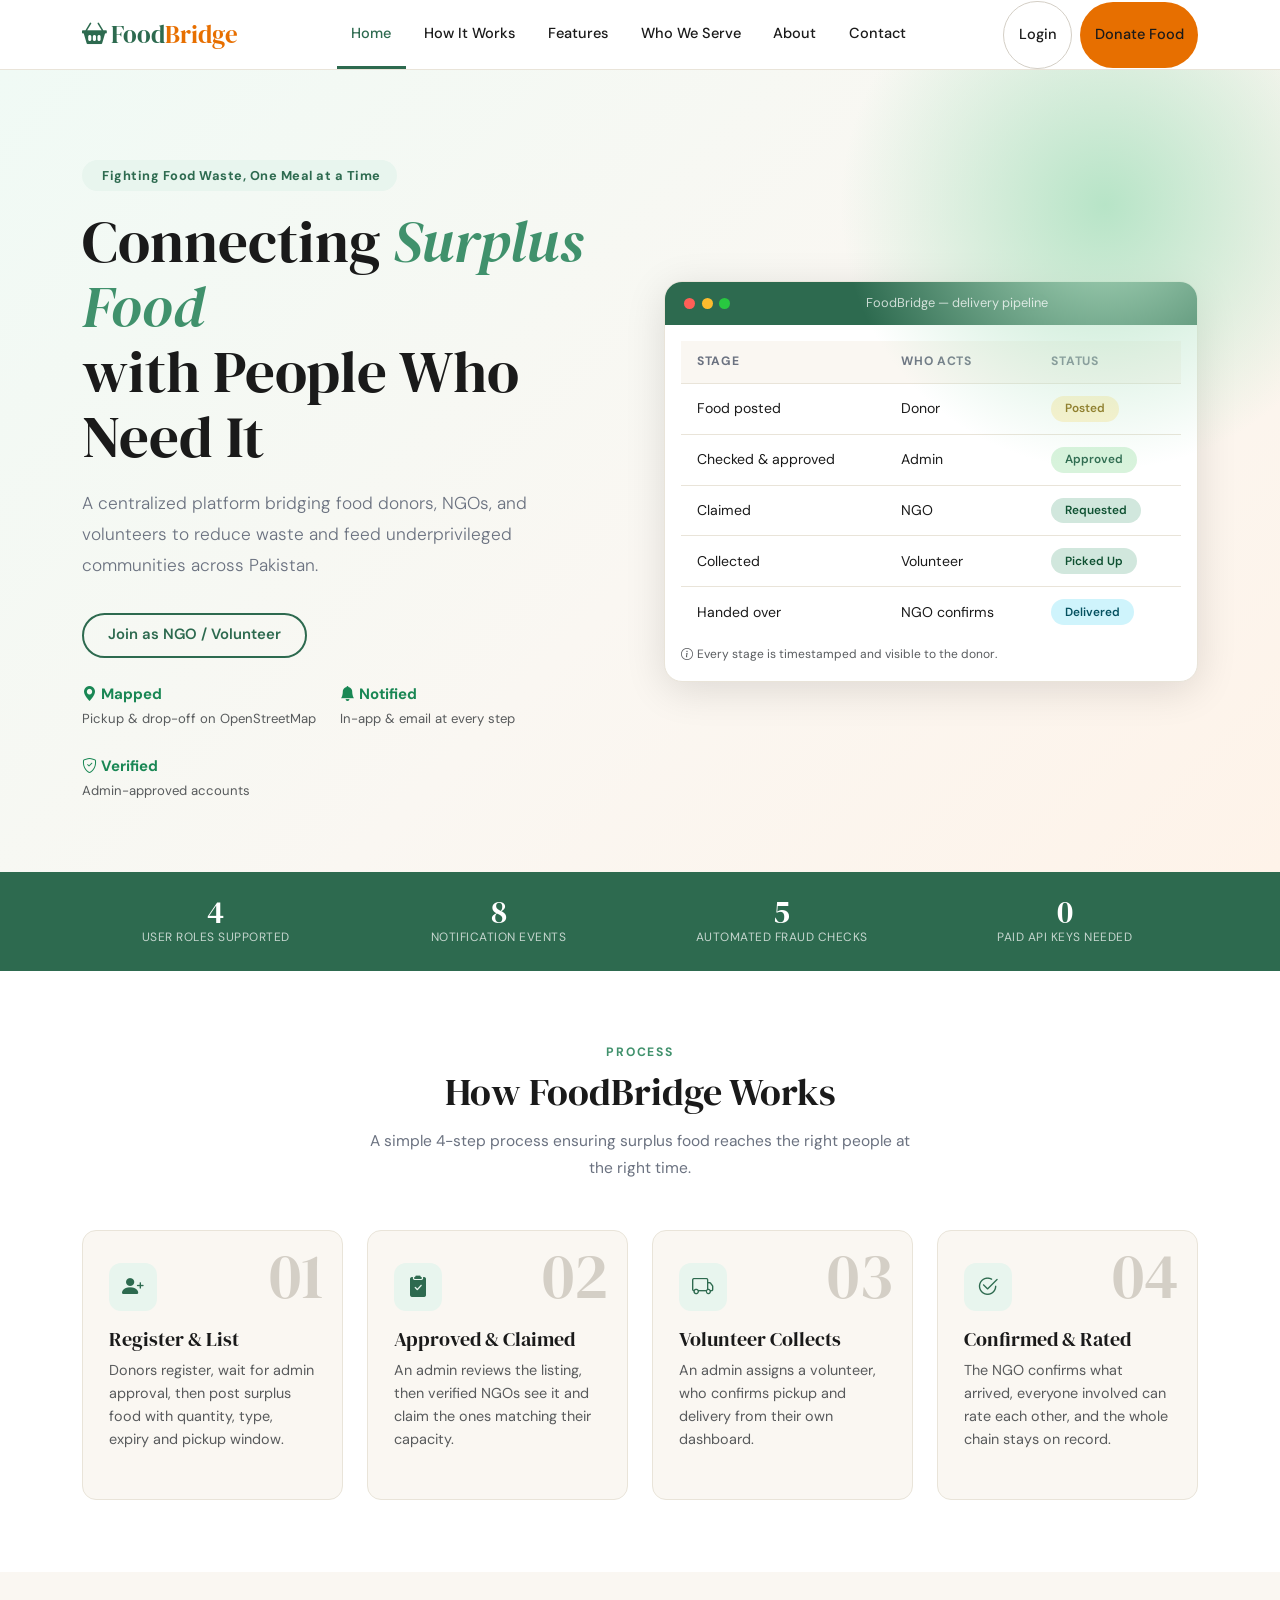
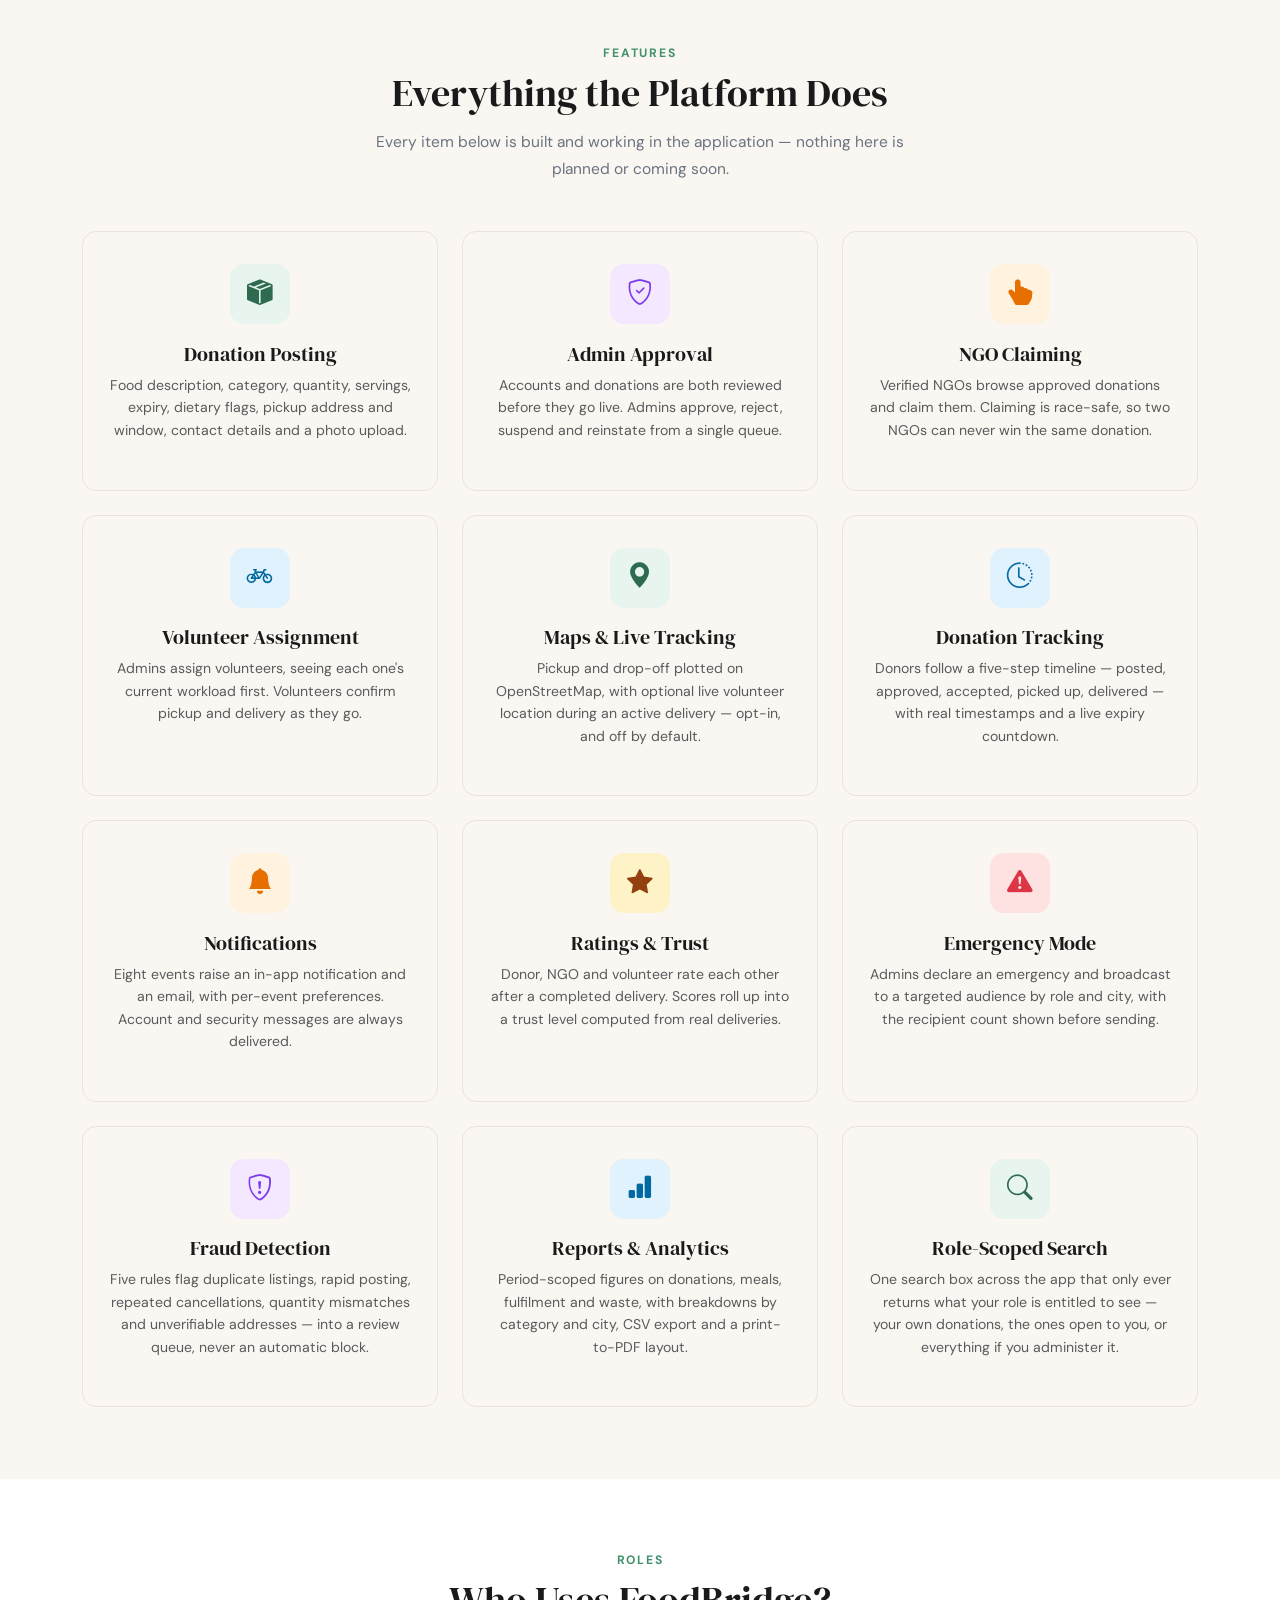
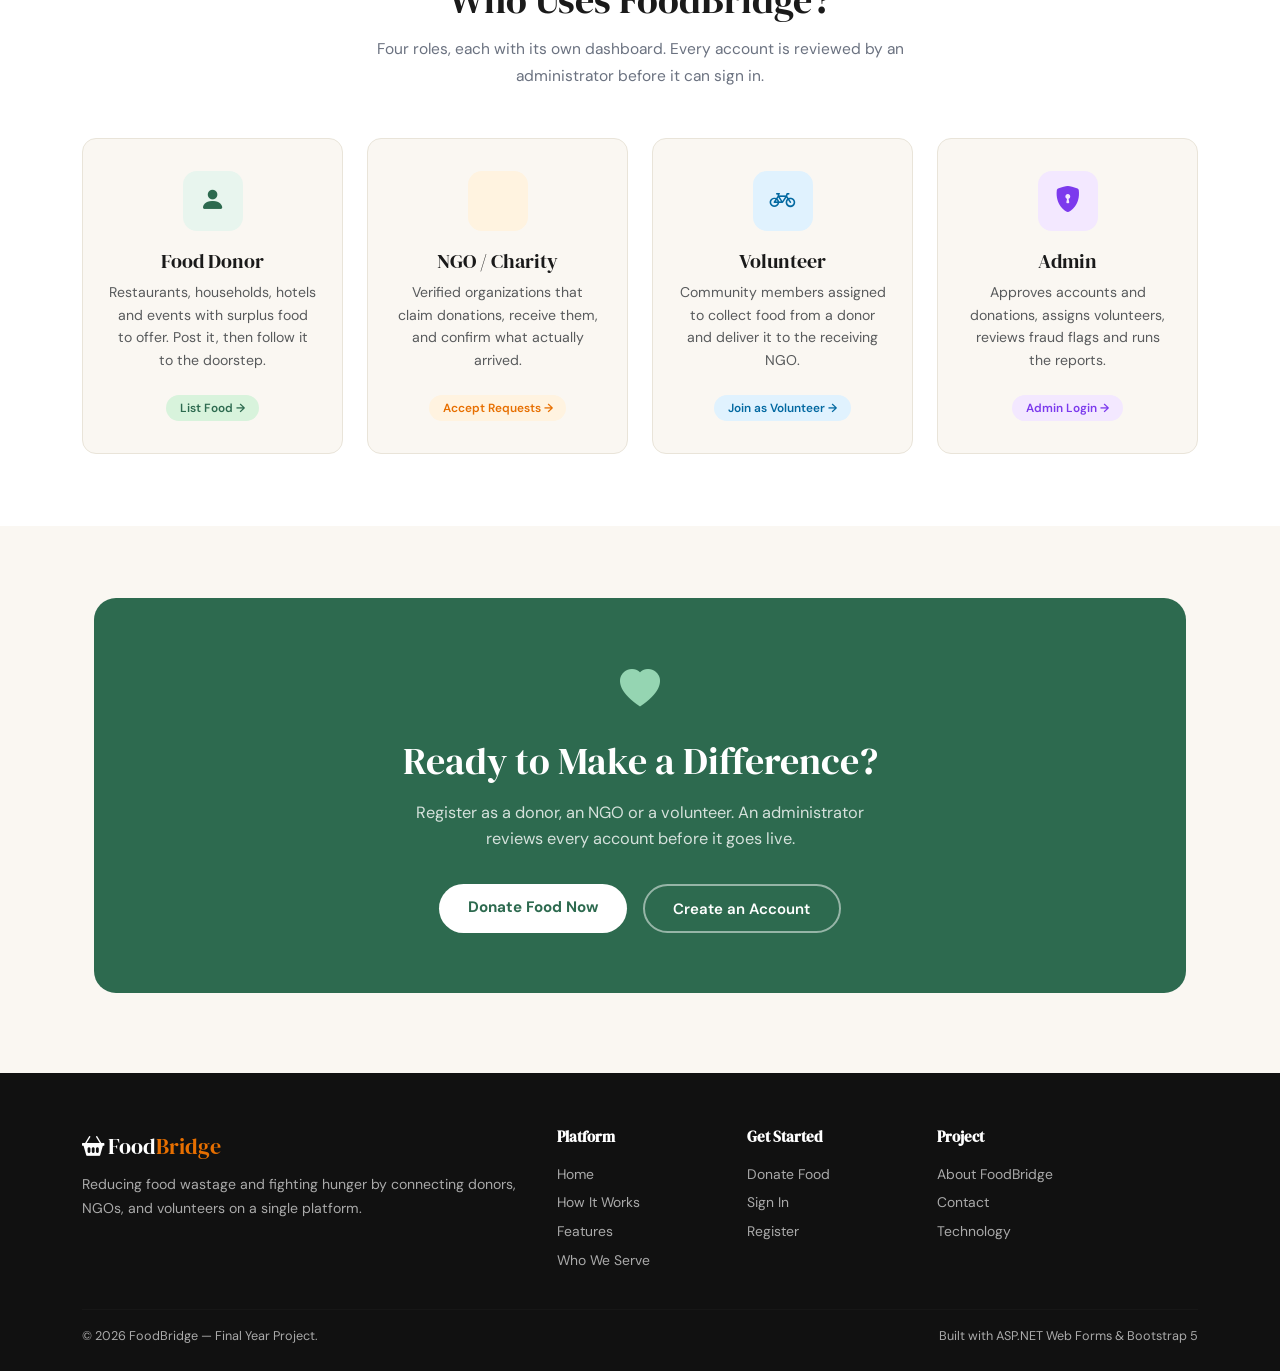
<file: index.html>
<!DOCTYPE html>
<html lang="en">
<head>
  <meta charset="UTF-8"/>
  <meta name="viewport" content="width=device-width,initial-scale=1"/>
  <title>FoodBridge – Leftover Food Management System</title>
  <meta name="description" content="FoodBridge connects food donors, NGOs and volunteers to redistribute surplus food before it is wasted."/>
  <link href="https://cdn.jsdelivr.net/npm/bootstrap@5.3.3/dist/css/bootstrap.min.css" rel="stylesheet"/>
  <link href="https://cdn.jsdelivr.net/npm/bootstrap-icons@1.11.3/font/bootstrap-icons.min.css" rel="stylesheet"/>
  <!-- This file sits at the application root, so assets are addressed from
       here — not "../assets/…", which resolved above the root and left the
       page completely unstyled. -->
  <link href="assets/css/style.css" rel="stylesheet"/>
</head>
<body>

<!-- NAVBAR -->
<nav class="navbar navbar-expand-lg fb-navbar">
  <div class="container">
    <a class="navbar-brand" href="index.html"><i class="bi bi-basket2-fill me-1"></i>Food<span>Bridge</span></a>
    <button class="navbar-toggler border-0" type="button" data-bs-toggle="collapse" data-bs-target="#nav">
      <span class="navbar-toggler-icon"></span>
    </button>
    <div class="collapse navbar-collapse" id="nav">
      <ul class="navbar-nav mx-auto gap-1">
        <li class="nav-item"><a class="nav-link active" href="index.html">Home</a></li>
        <li class="nav-item"><a class="nav-link" href="#how">How It Works</a></li>
        <li class="nav-item"><a class="nav-link" href="#features">Features</a></li>
        <li class="nav-item"><a class="nav-link" href="#roles">Who We Serve</a></li>
        <li class="nav-item"><a class="nav-link" href="about.html">About</a></li>
        <li class="nav-item"><a class="nav-link" href="about.html#contact">Contact</a></li>
      </ul>
      <div class="d-flex align-items-center gap-2">
        <a href="login.aspx" class="nav-link btn-nav-login">Login</a>
        <a href="Donor/donate-form.aspx" class="nav-link btn-nav-donate">Donate Food</a>
      </div>
    </div>
  </div>
</nav>

<!-- HERO -->
<section class="hero-section">
  <div class="container">
    <div class="row align-items-center g-5">
      <div class="col-lg-6">
        <div class="hero-badge"><i class="bi bi-leaf-fill me-1"></i>Fighting Food Waste, One Meal at a Time</div>
        <h1>Connecting <em>Surplus Food</em><br>with People Who Need It</h1>
        <p class="lead">A centralized platform bridging food donors, NGOs, and volunteers to reduce waste and feed underprivileged communities across Pakistan.</p>
        <div class="d-flex flex-wrap gap-3">
          
          <a href="login.aspx" class="btn-outline-green">Join as NGO / Volunteer</a>
        </div>

        <!-- The three counters that used to sit here ("12,400+ meals",
             "340+ donors", "85 NGO partners") were invented, and this is a
             static file that cannot query the database to replace them with
             real ones. These say what the platform does instead, which is
             true whether it has run once or a thousand times. -->
        <div class="d-flex flex-wrap gap-4 mt-4">
          <div><span class="fw-bold text-success"><i class="bi bi-geo-alt-fill me-1"></i>Mapped</span><br><small class="text-muted">Pickup &amp; drop-off on OpenStreetMap</small></div>
          <div><span class="fw-bold text-success"><i class="bi bi-bell-fill me-1"></i>Notified</span><br><small class="text-muted">In-app &amp; email at every step</small></div>
          <div><span class="fw-bold text-success"><i class="bi bi-shield-check me-1"></i>Verified</span><br><small class="text-muted">Admin-approved accounts</small></div>
        </div>
      </div>

      <div class="col-lg-6">
        <!-- Interface illustration. Deliberately shows the delivery pipeline
             rather than invented donor names and metrics. -->
        <div class="dash-preview">
          <div class="dash-preview-bar">
            <div class="dash-dot" style="background:#ff5f57"></div>
            <div class="dash-dot" style="background:#febc2e"></div>
            <div class="dash-dot" style="background:#28c840"></div>
            <span class="text-white opacity-75 ms-auto me-auto" style="font-size:.8rem">FoodBridge — delivery pipeline</span>
          </div>
          <div class="p-3">
            <div class="table-responsive" style="font-size:.82rem">
              <table class="fb-table">
                <thead><tr><th class="ps-3">Stage</th><th>Who acts</th><th>Status</th></tr></thead>
                <tbody>
                  <tr><td class="ps-3">Food posted</td><td>Donor</td><td><span class="badge-status badge-pending">Posted</span></td></tr>
                  <tr><td class="ps-3">Checked &amp; approved</td><td>Admin</td><td><span class="badge-status badge-verified">Approved</span></td></tr>
                  <tr><td class="ps-3">Claimed</td><td>NGO</td><td><span class="badge-status badge-accepted">Requested</span></td></tr>
                  <tr><td class="ps-3">Collected</td><td>Volunteer</td><td><span class="badge-status badge-accepted">Picked Up</span></td></tr>
                  <tr><td class="ps-3">Handed over</td><td>NGO confirms</td><td><span class="badge-status badge-delivered">Delivered</span></td></tr>
                </tbody>
              </table>
            </div>
            <div class="text-muted mt-2" style="font-size:.75rem">
              <i class="bi bi-info-circle me-1"></i>Every stage is timestamped and visible to the donor.
            </div>
          </div>
        </div>
      </div>
    </div>
  </div>
</section>

<!-- CAPABILITY STRIP -->
<!-- Was four invented totals. These four are properties of the build itself,
     so they are checkable rather than claimed. -->
<div class="stats-strip">
  <div class="container">
    <div class="row text-center g-3">
      <div class="col-6 col-md-3"><div class="s-num">4</div><div class="s-lbl">User Roles Supported</div></div>
      <div class="col-6 col-md-3"><div class="s-num">8</div><div class="s-lbl">Notification Events</div></div>
      <div class="col-6 col-md-3"><div class="s-num">5</div><div class="s-lbl">Automated Fraud Checks</div></div>
      <div class="col-6 col-md-3"><div class="s-num">0</div><div class="s-lbl">Paid API Keys Needed</div></div>
    </div>
  </div>
</div>

<!-- HOW IT WORKS -->
<section id="how" style="padding:72px 0;background:var(--white)">
  <div class="container">
    <div class="text-center mb-5">
      <span class="section-tag">Process</span>
      <h2 class="section-title">How FoodBridge Works</h2>
      <p class="section-sub mx-auto text-center">A simple 4-step process ensuring surplus food reaches the right people at the right time.</p>
    </div>
    <div class="row g-4">
      <div class="col-sm-6 col-lg-3">
        <div class="step-card h-100"><span class="step-num">01</span>
          <div class="step-icon"><i class="bi bi-person-plus-fill"></i></div>
          <h5>Register &amp; List</h5><p class="text-muted" style="font-size:.9rem">Donors register, wait for admin approval, then post surplus food with quantity, type, expiry and pickup window.</p>
        </div>
      </div>
      <div class="col-sm-6 col-lg-3">
        <div class="step-card h-100"><span class="step-num">02</span>
          <div class="step-icon"><i class="bi bi-clipboard2-check-fill"></i></div>
          <h5>Approved &amp; Claimed</h5><p class="text-muted" style="font-size:.9rem">An admin reviews the listing, then verified NGOs see it and claim the ones matching their capacity.</p>
        </div>
      </div>
      <div class="col-sm-6 col-lg-3">
        <div class="step-card h-100"><span class="step-num">03</span>
          <div class="step-icon"><i class="bi bi-truck"></i></div>
          <h5>Volunteer Collects</h5><p class="text-muted" style="font-size:.9rem">An admin assigns a volunteer, who confirms pickup and delivery from their own dashboard.</p>
        </div>
      </div>
      <div class="col-sm-6 col-lg-3">
        <div class="step-card h-100"><span class="step-num">04</span>
          <div class="step-icon"><i class="bi bi-check2-circle"></i></div>
          <h5>Confirmed &amp; Rated</h5><p class="text-muted" style="font-size:.9rem">The NGO confirms what arrived, everyone involved can rate each other, and the whole chain stays on record.</p>
        </div>
      </div>
    </div>
  </div>
</section>

<!-- FEATURES -->
<section id="features" style="padding:72px 0">
  <div class="container">
    <div class="text-center mb-5">
      <span class="section-tag">Features</span>
      <h2 class="section-title">Everything the Platform Does</h2>
      <p class="section-sub mx-auto text-center">Every item below is built and working in the application — nothing here is planned or coming soon.</p>
    </div>

    <div class="row g-4">
      <div class="col-md-6 col-lg-4">
        <div class="role-card h-100">
          <div class="role-icon" style="background:#e8f5ee;color:var(--green)"><i class="bi bi-box-seam-fill"></i></div>
          <h5>Donation Posting</h5>
          <p class="text-muted" style="font-size:.88rem">Food description, category, quantity, servings, expiry, dietary flags, pickup address and window, contact details and a photo upload.</p>
        </div>
      </div>
      <div class="col-md-6 col-lg-4">
        <div class="role-card h-100">
          <div class="role-icon" style="background:var(--purple-light);color:var(--purple)"><i class="bi bi-shield-check"></i></div>
          <h5>Admin Approval</h5>
          <p class="text-muted" style="font-size:.88rem">Accounts and donations are both reviewed before they go live. Admins approve, reject, suspend and reinstate from a single queue.</p>
        </div>
      </div>
      <div class="col-md-6 col-lg-4">
        <div class="role-card h-100">
          <div class="role-icon" style="background:var(--amber-light);color:var(--amber)"><i class="bi bi-hand-index-thumb-fill"></i></div>
          <h5>NGO Claiming</h5>
          <p class="text-muted" style="font-size:.88rem">Verified NGOs browse approved donations and claim them. Claiming is race-safe, so two NGOs can never win the same donation.</p>
        </div>
      </div>
      <div class="col-md-6 col-lg-4">
        <div class="role-card h-100">
          <div class="role-icon" style="background:var(--blue-light);color:var(--blue)"><i class="bi bi-bicycle"></i></div>
          <h5>Volunteer Assignment</h5>
          <p class="text-muted" style="font-size:.88rem">Admins assign volunteers, seeing each one's current workload first. Volunteers confirm pickup and delivery as they go.</p>
        </div>
      </div>
      <div class="col-md-6 col-lg-4">
        <div class="role-card h-100">
          <div class="role-icon" style="background:#e8f5ee;color:var(--green)"><i class="bi bi-geo-alt-fill"></i></div>
          <h5>Maps &amp; Live Tracking</h5>
          <p class="text-muted" style="font-size:.88rem">Pickup and drop-off plotted on OpenStreetMap, with optional live volunteer location during an active delivery — opt-in, and off by default.</p>
        </div>
      </div>
      <div class="col-md-6 col-lg-4">
        <div class="role-card h-100">
          <div class="role-icon" style="background:var(--blue-light);color:var(--blue)"><i class="bi bi-clock-history"></i></div>
          <h5>Donation Tracking</h5>
          <p class="text-muted" style="font-size:.88rem">Donors follow a five-step timeline — posted, approved, accepted, picked up, delivered — with real timestamps and a live expiry countdown.</p>
        </div>
      </div>
      <div class="col-md-6 col-lg-4">
        <div class="role-card h-100">
          <div class="role-icon" style="background:var(--amber-light);color:var(--amber)"><i class="bi bi-bell-fill"></i></div>
          <h5>Notifications</h5>
          <p class="text-muted" style="font-size:.88rem">Eight events raise an in-app notification and an email, with per-event preferences. Account and security messages are always delivered.</p>
        </div>
      </div>
      <div class="col-md-6 col-lg-4">
        <div class="role-card h-100">
          <div class="role-icon" style="background:#fef3c7;color:#92400e"><i class="bi bi-star-fill"></i></div>
          <h5>Ratings &amp; Trust</h5>
          <p class="text-muted" style="font-size:.88rem">Donor, NGO and volunteer rate each other after a completed delivery. Scores roll up into a trust level computed from real deliveries.</p>
        </div>
      </div>
      <div class="col-md-6 col-lg-4">
        <div class="role-card h-100">
          <div class="role-icon" style="background:#fee2e2;color:var(--red)"><i class="bi bi-exclamation-triangle-fill"></i></div>
          <h5>Emergency Mode</h5>
          <p class="text-muted" style="font-size:.88rem">Admins declare an emergency and broadcast to a targeted audience by role and city, with the recipient count shown before sending.</p>
        </div>
      </div>
      <div class="col-md-6 col-lg-4">
        <div class="role-card h-100">
          <div class="role-icon" style="background:var(--purple-light);color:var(--purple)"><i class="bi bi-shield-exclamation"></i></div>
          <h5>Fraud Detection</h5>
          <p class="text-muted" style="font-size:.88rem">Five rules flag duplicate listings, rapid posting, repeated cancellations, quantity mismatches and unverifiable addresses — into a review queue, never an automatic block.</p>
        </div>
      </div>
      <div class="col-md-6 col-lg-4">
        <div class="role-card h-100">
          <div class="role-icon" style="background:var(--blue-light);color:var(--blue)"><i class="bi bi-bar-chart-fill"></i></div>
          <h5>Reports &amp; Analytics</h5>
          <p class="text-muted" style="font-size:.88rem">Period-scoped figures on donations, meals, fulfilment and waste, with breakdowns by category and city, CSV export and a print-to-PDF layout.</p>
        </div>
      </div>
      <div class="col-md-6 col-lg-4">
        <div class="role-card h-100">
          <div class="role-icon" style="background:#e8f5ee;color:var(--green)"><i class="bi bi-search"></i></div>
          <h5>Role-Scoped Search</h5>
          <p class="text-muted" style="font-size:.88rem">One search box across the app that only ever returns what your role is entitled to see — your own donations, the ones open to you, or everything if you administer it.</p>
        </div>
      </div>
    </div>
  </div>
</section>

<!-- ROLES -->
<section id="roles" style="padding:72px 0;background:var(--white)">
  <div class="container">
    <div class="text-center mb-5">
      <span class="section-tag">Roles</span>
      <h2 class="section-title">Who Uses FoodBridge?</h2>
      <p class="section-sub mx-auto text-center">Four roles, each with its own dashboard. Every account is reviewed by an administrator before it can sign in.</p>
    </div>
    <div class="row g-4">
      <div class="col-sm-6 col-lg-3">
        <div class="role-card h-100">
          <div class="role-icon" style="background:#e8f5ee;color:var(--green)"><i class="bi bi-person-fill"></i></div>
          <h5>Food Donor</h5><p class="text-muted" style="font-size:.88rem">Restaurants, households, hotels and events with surplus food to offer. Post it, then follow it to the doorstep.</p>
          <a href="Donor/donate-form.aspx" class="badge-status badge-verified mt-2 d-inline-block">List Food →</a>
        </div>
      </div>
      <div class="col-sm-6 col-lg-3">
        <div class="role-card h-100">
          <div class="role-icon" style="background:var(--amber-light);color:var(--amber)"><i class="bi bi-building-fill-heart"></i></div>
          <h5>NGO / Charity</h5><p class="text-muted" style="font-size:.88rem">Verified organizations that claim donations, receive them, and confirm what actually arrived.</p>
          <a href="login.aspx" class="badge-status badge-role-ngo mt-2 d-inline-block">Accept Requests →</a>
        </div>
      </div>
      <div class="col-sm-6 col-lg-3">
        <div class="role-card h-100">
          <div class="role-icon" style="background:var(--blue-light);color:var(--blue)"><i class="bi bi-bicycle"></i></div>
          <h5>Volunteer</h5><p class="text-muted" style="font-size:.88rem">Community members assigned to collect food from a donor and deliver it to the receiving NGO.</p>
          <a href="login.aspx" class="badge-status badge-role-vol mt-2 d-inline-block">Join as Volunteer →</a>
        </div>
      </div>
      <div class="col-sm-6 col-lg-3">
        <div class="role-card h-100">
          <div class="role-icon" style="background:var(--purple-light);color:var(--purple)"><i class="bi bi-shield-lock-fill"></i></div>
          <h5>Admin</h5><p class="text-muted" style="font-size:.88rem">Approves accounts and donations, assigns volunteers, reviews fraud flags and runs the reports.</p>
          <a href="login.aspx" class="badge-status badge-role-admin mt-2 d-inline-block">Admin Login →</a>
        </div>
      </div>
    </div>
  </div>
</section>

<!-- CTA -->
<section style="padding:72px 0 80px">
  <div class="container">
    <div class="cta-block">
      <i class="bi bi-heart-fill fs-1 mb-3 d-block" style="color:var(--green-light)"></i>
      <h2>Ready to Make a Difference?</h2>
      <p>Register as a donor, an NGO or a volunteer. An administrator reviews every account before it goes live.</p>
      <div class="d-flex justify-content-center flex-wrap gap-3">
        <a href="Donor/donate-form.aspx" class="btn-white">Donate Food Now</a>
        <a href="login.aspx" style="border:2px solid rgba(255,255,255,.5);color:#fff;border-radius:50px;padding:.65rem 1.8rem;font-weight:600;display:inline-block">Create an Account</a>
      </div>
    </div>
  </div>
</section>

<!-- FOOTER -->
<footer class="fb-footer">
  <div class="container">
    <div class="row g-4">
      <div class="col-lg-5">
        <div class="brand mb-2"><i class="bi bi-basket2-fill me-1"></i>Food<span>Bridge</span></div>
        <p style="font-size:.88rem;line-height:1.7">Reducing food wastage and fighting hunger by connecting donors, NGOs, and volunteers on a single platform.</p>
      </div>
      <div class="col-6 col-md-4 col-lg-2"><h6>Platform</h6>
        <a href="index.html">Home</a>
        <a href="#how">How It Works</a>
        <a href="#features">Features</a>
        <a href="#roles">Who We Serve</a>
      </div>
      <div class="col-6 col-md-4 col-lg-2"><h6>Get Started</h6>
        <a href="Donor/donate-form.aspx">Donate Food</a>
        <a href="login.aspx">Sign In</a>
        <a href="login.aspx">Register</a>
      </div>
      <div class="col-6 col-md-4 col-lg-3"><h6>Project</h6>
        <a href="about.html">About FoodBridge</a>
        <a href="about.html#contact">Contact</a>
        <a href="about.html#tech">Technology</a>
      </div>
    </div>
    <!-- Social links and a Privacy Policy link were removed: there are no
         FoodBridge social accounts and no privacy document exists. -->
    <hr/><div class="d-flex flex-wrap justify-content-between gap-2"><small>© 2026 FoodBridge — Final Year Project.</small><small>Built with ASP.NET Web Forms &amp; Bootstrap 5</small></div>
  </div>
</footer>

<script src="https://cdn.jsdelivr.net/npm/bootstrap@5.3.3/dist/js/bootstrap.bundle.min.js"></script>
<script src="assets/js/main.js"></script>
</body>
</html>
</file>
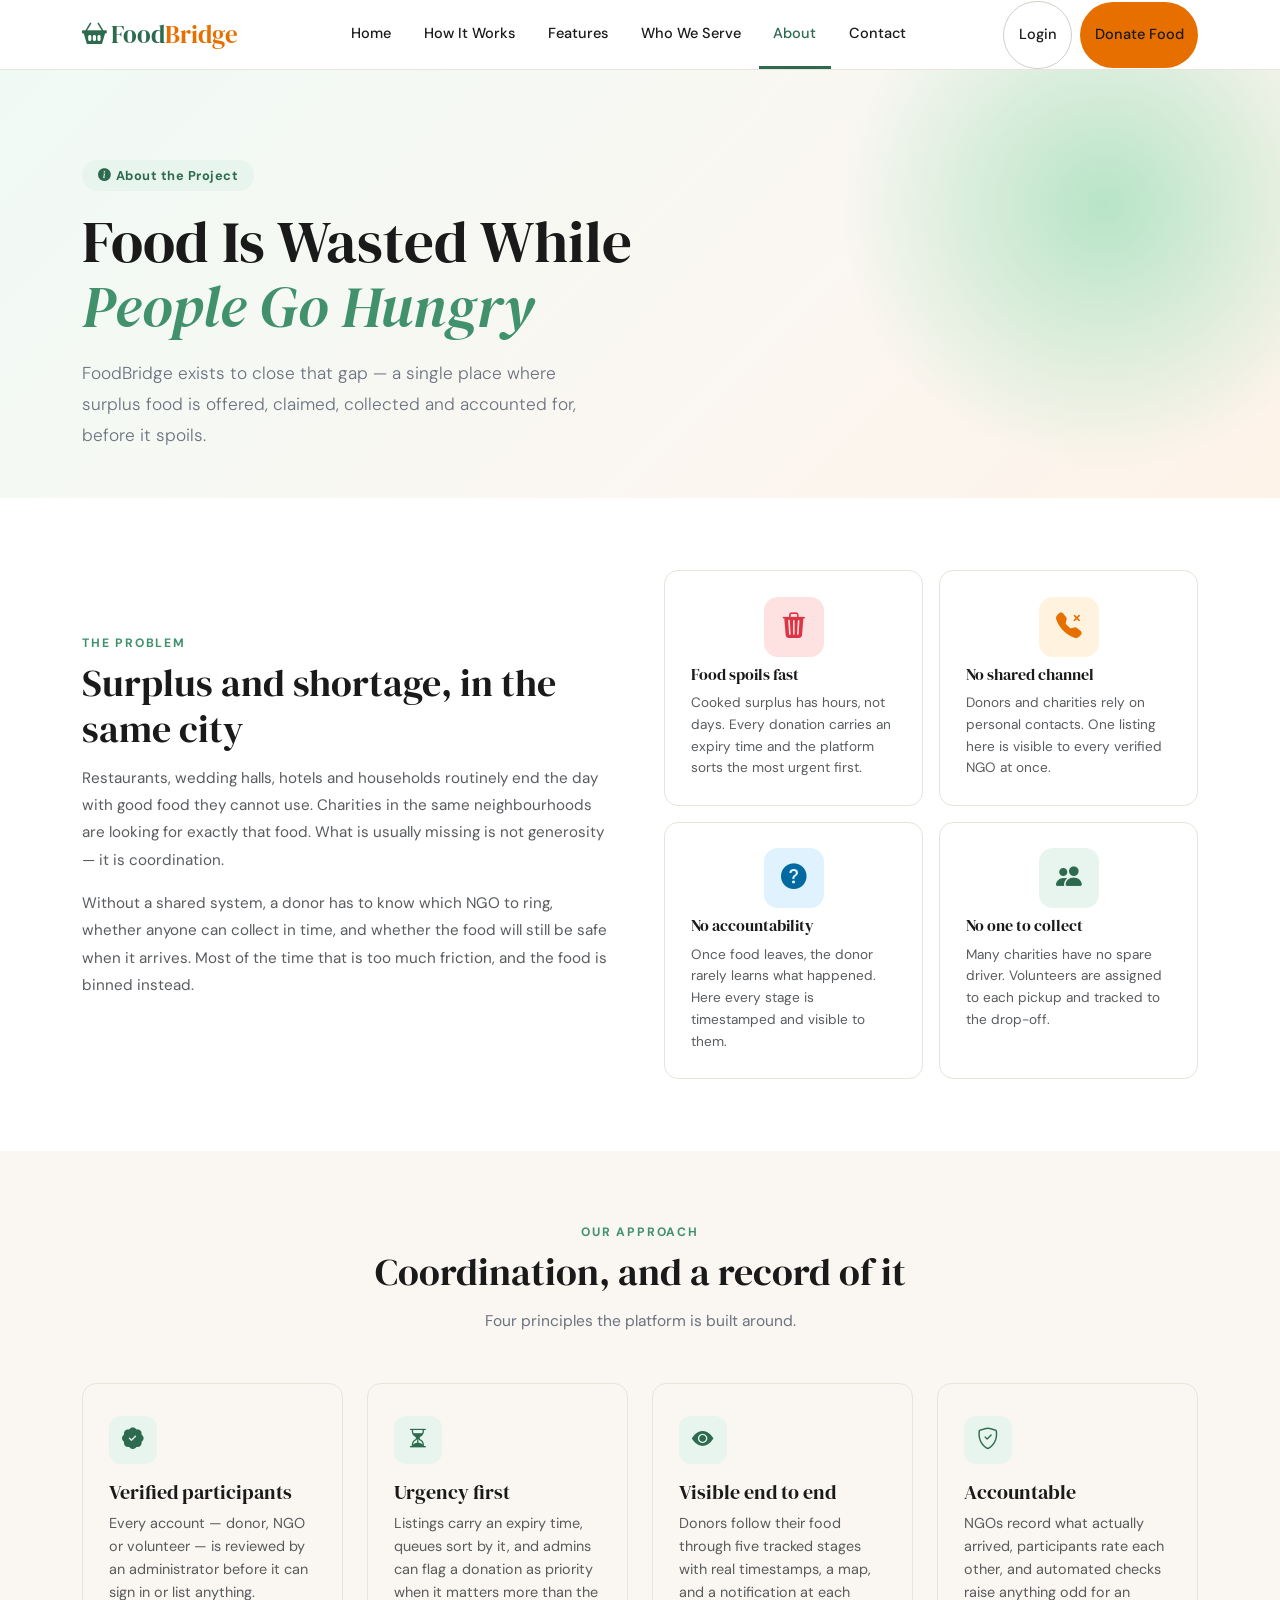
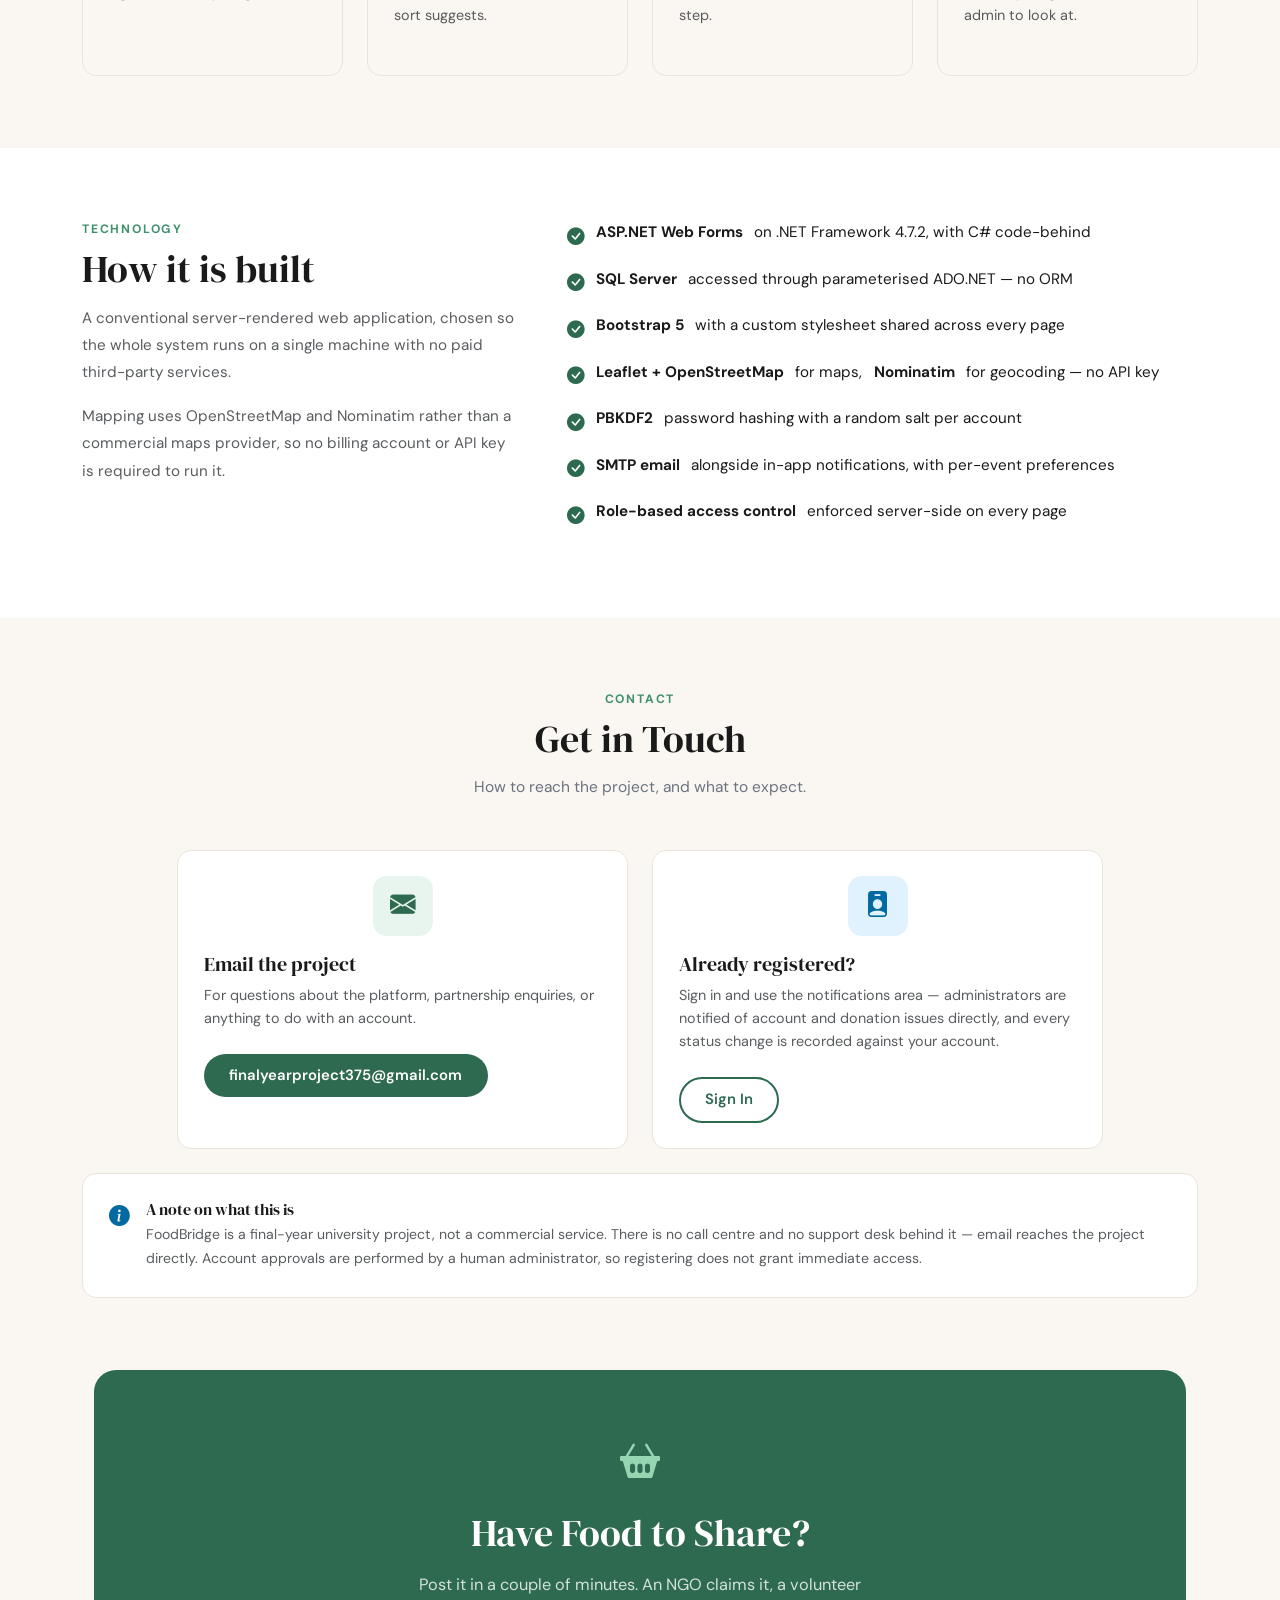
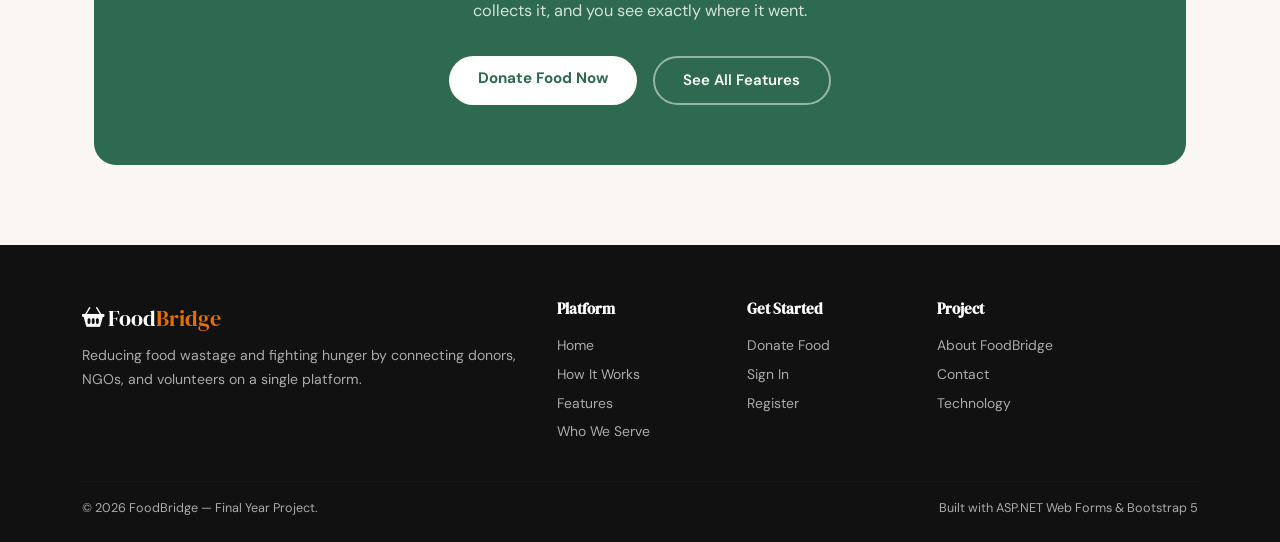
<file: about.html>
<!DOCTYPE html>
<html lang="en">
<head>
  <meta charset="UTF-8"/>
  <meta name="viewport" content="width=device-width,initial-scale=1"/>
  <title>About – FoodBridge</title>
  <meta name="description" content="What FoodBridge is, the problem it addresses, how it is built, and how to get in touch."/>
  <link href="https://cdn.jsdelivr.net/npm/bootstrap@5.3.3/dist/css/bootstrap.min.css" rel="stylesheet"/>
  <link href="https://cdn.jsdelivr.net/npm/bootstrap-icons@1.11.3/font/bootstrap-icons.min.css" rel="stylesheet"/>
  <link href="assets/css/style.css" rel="stylesheet"/>
</head>
<body>

<!-- NAVBAR -->
<nav class="navbar navbar-expand-lg fb-navbar">
  <div class="container">
    <a class="navbar-brand" href="index.html"><i class="bi bi-basket2-fill me-1"></i>Food<span>Bridge</span></a>
    <button class="navbar-toggler border-0" type="button" data-bs-toggle="collapse" data-bs-target="#nav">
      <span class="navbar-toggler-icon"></span>
    </button>
    <div class="collapse navbar-collapse" id="nav">
      <ul class="navbar-nav mx-auto gap-1">
        <li class="nav-item"><a class="nav-link" href="index.html">Home</a></li>
        <li class="nav-item"><a class="nav-link" href="index.html#how">How It Works</a></li>
        <li class="nav-item"><a class="nav-link" href="index.html#features">Features</a></li>
        <li class="nav-item"><a class="nav-link" href="index.html#roles">Who We Serve</a></li>
        <li class="nav-item"><a class="nav-link active" href="about.html">About</a></li>
        <li class="nav-item"><a class="nav-link" href="about.html#contact">Contact</a></li>
      </ul>
      <div class="d-flex align-items-center gap-2">
        <a href="login.aspx" class="nav-link btn-nav-login">Login</a>
        <a href="Donor/donate-form.aspx" class="nav-link btn-nav-donate">Donate Food</a>
      </div>
    </div>
  </div>
</nav>

<!-- HERO -->
<section class="hero-section" style="padding-bottom:48px">
  <div class="container">
    <div class="row">
      <div class="col-lg-8">
        <div class="hero-badge"><i class="bi bi-info-circle-fill me-1"></i>About the Project</div>
        <h1>Food Is Wasted While<br><em>People Go Hungry</em></h1>
        <p class="lead mb-0">FoodBridge exists to close that gap — a single place where surplus food is offered, claimed, collected and accounted for, before it spoils.</p>
      </div>
    </div>
  </div>
</section>

<!-- THE PROBLEM -->
<section style="padding:72px 0;background:var(--white)">
  <div class="container">
    <div class="row g-5 align-items-center">
      <div class="col-lg-6">
        <span class="section-tag">The Problem</span>
        <h2 class="section-title">Surplus and shortage, in the same city</h2>
        <p class="text-muted" style="font-size:.95rem;line-height:1.8">
          Restaurants, wedding halls, hotels and households routinely end the day with good food they cannot use.
          Charities in the same neighbourhoods are looking for exactly that food. What is usually missing is not
          generosity — it is coordination.
        </p>
        <p class="text-muted" style="font-size:.95rem;line-height:1.8">
          Without a shared system, a donor has to know which NGO to ring, whether anyone can collect in time, and
          whether the food will still be safe when it arrives. Most of the time that is too much friction, and the
          food is binned instead.
        </p>
      </div>
      <div class="col-lg-6">
        <div class="row g-3">
          <div class="col-sm-6">
            <div class="fb-card h-100">
              <div class="role-icon mb-2" style="background:#fee2e2;color:var(--red)"><i class="bi bi-trash3-fill"></i></div>
              <h6>Food spoils fast</h6>
              <p class="text-muted mb-0" style="font-size:.85rem">Cooked surplus has hours, not days. Every donation carries an expiry time and the platform sorts the most urgent first.</p>
            </div>
          </div>
          <div class="col-sm-6">
            <div class="fb-card h-100">
              <div class="role-icon mb-2" style="background:var(--amber-light);color:var(--amber)"><i class="bi bi-telephone-x-fill"></i></div>
              <h6>No shared channel</h6>
              <p class="text-muted mb-0" style="font-size:.85rem">Donors and charities rely on personal contacts. One listing here is visible to every verified NGO at once.</p>
            </div>
          </div>
          <div class="col-sm-6">
            <div class="fb-card h-100">
              <div class="role-icon mb-2" style="background:var(--blue-light);color:var(--blue)"><i class="bi bi-question-circle-fill"></i></div>
              <h6>No accountability</h6>
              <p class="text-muted mb-0" style="font-size:.85rem">Once food leaves, the donor rarely learns what happened. Here every stage is timestamped and visible to them.</p>
            </div>
          </div>
          <div class="col-sm-6">
            <div class="fb-card h-100">
              <div class="role-icon mb-2" style="background:#e8f5ee;color:var(--green)"><i class="bi bi-people-fill"></i></div>
              <h6>No one to collect</h6>
              <p class="text-muted mb-0" style="font-size:.85rem">Many charities have no spare driver. Volunteers are assigned to each pickup and tracked to the drop-off.</p>
            </div>
          </div>
        </div>
      </div>
    </div>
  </div>
</section>

<!-- HOW WE ANSWER IT -->
<section style="padding:72px 0">
  <div class="container">
    <div class="text-center mb-5">
      <span class="section-tag">Our Approach</span>
      <h2 class="section-title">Coordination, and a record of it</h2>
      <p class="section-sub mx-auto text-center">Four principles the platform is built around.</p>
    </div>
    <div class="row g-4">
      <div class="col-md-6 col-lg-3">
        <div class="step-card h-100">
          <div class="step-icon"><i class="bi bi-patch-check-fill"></i></div>
          <h5>Verified participants</h5>
          <p class="text-muted" style="font-size:.9rem">Every account — donor, NGO or volunteer — is reviewed by an administrator before it can sign in or list anything.</p>
        </div>
      </div>
      <div class="col-md-6 col-lg-3">
        <div class="step-card h-100">
          <div class="step-icon"><i class="bi bi-hourglass-split"></i></div>
          <h5>Urgency first</h5>
          <p class="text-muted" style="font-size:.9rem">Listings carry an expiry time, queues sort by it, and admins can flag a donation as priority when it matters more than the sort suggests.</p>
        </div>
      </div>
      <div class="col-md-6 col-lg-3">
        <div class="step-card h-100">
          <div class="step-icon"><i class="bi bi-eye-fill"></i></div>
          <h5>Visible end to end</h5>
          <p class="text-muted" style="font-size:.9rem">Donors follow their food through five tracked stages with real timestamps, a map, and a notification at each step.</p>
        </div>
      </div>
      <div class="col-md-6 col-lg-3">
        <div class="step-card h-100">
          <div class="step-icon"><i class="bi bi-shield-check"></i></div>
          <h5>Accountable</h5>
          <p class="text-muted" style="font-size:.9rem">NGOs record what actually arrived, participants rate each other, and automated checks raise anything odd for an admin to look at.</p>
        </div>
      </div>
    </div>
  </div>
</section>

<!-- TECHNOLOGY -->
<section id="tech" style="padding:72px 0;background:var(--white)">
  <div class="container">
    <div class="row g-5 align-items-start">
      <div class="col-lg-5">
        <span class="section-tag">Technology</span>
        <h2 class="section-title">How it is built</h2>
        <p class="text-muted" style="font-size:.95rem;line-height:1.8">
          A conventional server-rendered web application, chosen so the whole system runs on a single machine with
          no paid third-party services.
        </p>
        <p class="text-muted" style="font-size:.95rem;line-height:1.8">
          Mapping uses OpenStreetMap and Nominatim rather than a commercial maps provider, so no billing account or
          API key is required to run it.
        </p>
      </div>
      <div class="col-lg-7">
        <ul class="feat-list">
          <li><i class="bi bi-check-circle-fill"></i><strong>ASP.NET Web Forms</strong> on .NET Framework 4.7.2, with C# code-behind</li>
          <li><i class="bi bi-check-circle-fill"></i><strong>SQL Server</strong> accessed through parameterised ADO.NET — no ORM</li>
          <li><i class="bi bi-check-circle-fill"></i><strong>Bootstrap 5</strong> with a custom stylesheet shared across every page</li>
          <li><i class="bi bi-check-circle-fill"></i><strong>Leaflet + OpenStreetMap</strong> for maps, <strong>Nominatim</strong> for geocoding — no API key</li>
          <li><i class="bi bi-check-circle-fill"></i><strong>PBKDF2</strong> password hashing with a random salt per account</li>
          <li><i class="bi bi-check-circle-fill"></i><strong>SMTP email</strong> alongside in-app notifications, with per-event preferences</li>
          <li><i class="bi bi-check-circle-fill"></i><strong>Role-based access control</strong> enforced server-side on every page</li>
        </ul>
      </div>
    </div>
  </div>
</section>

<!-- CONTACT -->
<section id="contact" style="padding:72px 0">
  <div class="container">
    <div class="text-center mb-5">
      <span class="section-tag">Contact</span>
      <h2 class="section-title">Get in Touch</h2>
      <p class="section-sub mx-auto text-center">How to reach the project, and what to expect.</p>
    </div>

    <div class="row g-4 justify-content-center">
      <div class="col-md-6 col-lg-5">
        <div class="fb-card h-100">
          <div class="role-icon mb-3" style="background:#e8f5ee;color:var(--green)"><i class="bi bi-envelope-fill"></i></div>
          <h5>Email the project</h5>
          <p class="text-muted" style="font-size:.9rem">
            For questions about the platform, partnership enquiries, or anything to do with an account.
          </p>
          <a href="mailto:finalyearproject375@gmail.com" class="btn-green d-inline-block mt-2">finalyearproject375@gmail.com</a>
        </div>
      </div>
      <div class="col-md-6 col-lg-5">
        <div class="fb-card h-100">
          <div class="role-icon mb-3" style="background:var(--blue-light);color:var(--blue)"><i class="bi bi-person-badge-fill"></i></div>
          <h5>Already registered?</h5>
          <p class="text-muted" style="font-size:.9rem">
            Sign in and use the notifications area — administrators are notified of account and donation issues
            directly, and every status change is recorded against your account.
          </p>
          <a href="login.aspx" class="btn-outline-green d-inline-block mt-2">Sign In</a>
        </div>
      </div>
    </div>

    <div class="fb-card mt-4">
      <div class="d-flex flex-wrap gap-3 align-items-start">
        <i class="bi bi-info-circle-fill" style="color:var(--blue);font-size:1.3rem"></i>
        <div style="flex:1;min-width:240px">
          <h6 class="mb-1">A note on what this is</h6>
          <p class="text-muted mb-0" style="font-size:.88rem;line-height:1.7">
            FoodBridge is a final-year university project, not a commercial service. There is no call centre and no
            support desk behind it — email reaches the project directly. Account approvals are performed by a human
            administrator, so registering does not grant immediate access.
          </p>
        </div>
      </div>
    </div>
  </div>
</section>

<!-- CTA -->
<section style="padding:0 0 80px">
  <div class="container">
    <div class="cta-block">
      <i class="bi bi-basket2-fill fs-1 mb-3 d-block" style="color:var(--green-light)"></i>
      <h2>Have Food to Share?</h2>
      <p>Post it in a couple of minutes. An NGO claims it, a volunteer collects it, and you see exactly where it went.</p>
      <div class="d-flex justify-content-center flex-wrap gap-3">
        <a href="Donor/donate-form.aspx" class="btn-white">Donate Food Now</a>
        <a href="index.html#features" style="border:2px solid rgba(255,255,255,.5);color:#fff;border-radius:50px;padding:.65rem 1.8rem;font-weight:600;display:inline-block">See All Features</a>
      </div>
    </div>
  </div>
</section>

<!-- FOOTER -->
<footer class="fb-footer">
  <div class="container">
    <div class="row g-4">
      <div class="col-lg-5">
        <div class="brand mb-2"><i class="bi bi-basket2-fill me-1"></i>Food<span>Bridge</span></div>
        <p style="font-size:.88rem;line-height:1.7">Reducing food wastage and fighting hunger by connecting donors, NGOs, and volunteers on a single platform.</p>
      </div>
      <div class="col-6 col-md-4 col-lg-2"><h6>Platform</h6>
        <a href="index.html">Home</a>
        <a href="index.html#how">How It Works</a>
        <a href="index.html#features">Features</a>
        <a href="index.html#roles">Who We Serve</a>
      </div>
      <div class="col-6 col-md-4 col-lg-2"><h6>Get Started</h6>
        <a href="Donor/donate-form.aspx">Donate Food</a>
        <a href="login.aspx">Sign In</a>
        <a href="login.aspx">Register</a>
      </div>
      <div class="col-6 col-md-4 col-lg-3"><h6>Project</h6>
        <a href="about.html">About FoodBridge</a>
        <a href="about.html#contact">Contact</a>
        <a href="about.html#tech">Technology</a>
      </div>
    </div>
    <hr/><div class="d-flex flex-wrap justify-content-between gap-2"><small>© 2026 FoodBridge — Final Year Project.</small><small>Built with ASP.NET Web Forms &amp; Bootstrap 5</small></div>
  </div>
</footer>

<script src="https://cdn.jsdelivr.net/npm/bootstrap@5.3.3/dist/js/bootstrap.bundle.min.js"></script>
<script src="assets/js/main.js"></script>
</body>
</html>
</file>
<file: assets/css/style.css>
/* ============================================================
   FoodBridge – Global Stylesheet
   Leftover Food Management System
   ============================================================ */

@import url('https://fonts.googleapis.com/css2?family=DM+Serif+Display:ital@0;1&family=DM+Sans:opsz,wght@9..40,300;9..40,400;9..40,500;9..40,600;9..40,700&display=swap');

/* ── CSS VARIABLES ── */
:root {
  --green:        #2d6a4f;
  --green-mid:    #40916c;
  --green-light:  #95d5b2;
  --green-pale:   #d8f3dc;
  --cream:        #faf7f2;
  --sand:         #e9e4d9;
  --sand-dark:    #d4cfc6;
  --amber:        #e76f00;
  --amber-light:  #fff3e0;
  --red:          #dc3545;
  --blue:         #0369a1;
  --blue-light:   #e0f2fe;
  --purple:       #7c3aed;
  --purple-light: #f3e8ff;
  --text-dark:    #1a1a1a;
  --text-mid:     #374151;
  --text-muted:   #6b7280;
  --white:        #ffffff;
  --radius:       14px;
  --radius-sm:    8px;
  --radius-lg:    20px;
  --shadow-sm:    0 2px 8px rgba(0,0,0,.07);
  --shadow:       0 4px 24px rgba(45,106,79,.12);
  --shadow-lg:    0 8px 40px rgba(0,0,0,.12);
  --sidebar-w:    260px;
  --topbar-h:     64px;
  --transition:   all .22s ease;
}

/* ── RESET & BASE ── */
*, *::before, *::after { box-sizing: border-box; margin: 0; padding: 0; }
html { scroll-behavior: smooth; }
body { font-family: 'DM Sans', sans-serif; background: var(--cream); color: var(--text-dark); line-height: 1.6; font-size: 15px; }
a { text-decoration: none; color: inherit; }
img { max-width: 100%; }
ul { list-style: none; padding: 0; margin: 0; }

/* ── TYPOGRAPHY ── */
h1, h2, h3, h4, h5, h6 { font-family: 'DM Serif Display', serif; line-height: 1.2; }
.serif { font-family: 'DM Serif Display', serif; }
.section-tag { font-size: .76rem; font-weight: 700; letter-spacing: 1.8px; text-transform: uppercase; color: var(--green-mid); margin-bottom: .4rem; display: block; }
.section-title { font-size: clamp(1.8rem, 3vw, 2.5rem); margin-bottom: .8rem; }
.section-sub  { color: var(--text-muted); font-size: .97rem; line-height: 1.75; max-width: 540px; }

/* ── NAVBAR ── */
.fb-navbar { background: var(--white); border-bottom: 1.5px solid var(--sand); padding: 0 2rem; position: sticky; top: 0; z-index: 1030; }
.fb-navbar .navbar-brand { font-family: 'DM Serif Display', serif; font-size: 1.55rem; color: var(--green) !important; }
.fb-navbar .navbar-brand span { color: var(--amber); }
.fb-navbar .nav-link { font-size: .91rem; font-weight: 500; color: var(--text-dark) !important; padding: 1.35rem .9rem !important; border-bottom: 3px solid transparent; transition: var(--transition); }
.fb-navbar .nav-link:hover, .fb-navbar .nav-link.active { color: var(--green) !important; border-bottom-color: var(--green); }
.btn-nav-login  { border: 1.5px solid var(--sand-dark) !important; border-radius: 50px !important; padding: .4rem 1.1rem !important; border-bottom: 1.5px solid var(--sand-dark) !important; }
.btn-nav-donate { background: var(--amber); color: #fff !important; border-radius: 50px !important; padding: .42rem 1.3rem !important; border-bottom: none !important; font-weight: 600; }
.btn-nav-donate:hover { background: #c95e00; }

/* ── BUTTONS ── */
.btn-green        { background: var(--green); color: #fff; border: none; border-radius: 50px; padding: .6rem 1.6rem; font-weight: 600; font-size: .93rem; transition: var(--transition); display: inline-block; cursor: pointer; }
.btn-green:hover  { background: var(--green-mid); color: #fff; }
.btn-amber        { background: var(--amber); color: #fff; border: none; border-radius: 50px; padding: .6rem 1.6rem; font-weight: 600; font-size: .93rem; transition: var(--transition); display: inline-block; cursor: pointer; }
.btn-amber:hover  { background: #c95e00; color: #fff; }
.btn-outline-green { border: 2px solid var(--green); color: var(--green); background: transparent; border-radius: 50px; padding: .55rem 1.5rem; font-weight: 600; font-size: .93rem; transition: var(--transition); display: inline-block; cursor: pointer; }
.btn-outline-green:hover { background: var(--green); color: #fff; }
.btn-white        { background: #fff; color: var(--green); border: none; border-radius: 50px; padding: .65rem 1.8rem; font-weight: 700; font-size: .95rem; transition: var(--transition); display: inline-block; cursor: pointer; }
.btn-white:hover  { background: var(--cream); }
.btn-sm-green     { background: var(--green); color: #fff; border: none; border-radius: 8px; padding: .35rem 1rem; font-size: .82rem; font-weight: 600; cursor: pointer; transition: var(--transition); }
.btn-sm-green:hover { background: var(--green-mid); }
.btn-sm-amber     { background: var(--amber); color: #fff; border: none; border-radius: 8px; padding: .35rem 1rem; font-size: .82rem; font-weight: 600; cursor: pointer; transition: var(--transition); }
.btn-sm-red       { background: var(--red); color: #fff; border: none; border-radius: 8px; padding: .35rem 1rem; font-size: .82rem; font-weight: 600; cursor: pointer; }
.btn-sm-outline   { background: transparent; color: var(--text-muted); border: 1.5px solid var(--sand-dark); border-radius: 8px; padding: .33rem .9rem; font-size: .82rem; font-weight: 500; cursor: pointer; transition: var(--transition); }
.btn-sm-outline:hover { border-color: var(--green); color: var(--green); }

/* ── BADGES ── */
.badge-status      { display: inline-block; font-size: .74rem; font-weight: 600; border-radius: 50px; padding: .22rem .85rem; }
.badge-pending     { background: #fff3cd; color: #856404; }
.badge-accepted    { background: #d1e7dd; color: #0f5132; }
.badge-delivered   { background: #cff4fc; color: #055160; }
.badge-rejected    { background: #f8d7da; color: #842029; }
.badge-active      { background: #d1e7dd; color: #0f5132; }
.badge-inactive    { background: #e2e3e5; color: #41464b; }
.badge-verified    { background: var(--green-pale); color: var(--green); }
.badge-role-donor  { background: var(--green-pale); color: var(--green); }
.badge-role-ngo    { background: var(--amber-light); color: var(--amber); }
.badge-role-vol    { background: var(--blue-light); color: var(--blue); }
.badge-role-admin  { background: var(--purple-light); color: var(--purple); }

/* ── CARDS ── */
.fb-card { background: var(--white); border-radius: var(--radius); border: 1.5px solid var(--sand); padding: 1.6rem; transition: var(--transition); }
.fb-card:hover { box-shadow: var(--shadow); }
.stat-card { background: var(--white); border-radius: var(--radius); border: 1.5px solid var(--sand); padding: 1.4rem 1.6rem; }
.stat-card .stat-val { font-family: 'DM Serif Display', serif; font-size: 2.2rem; line-height: 1; }
.stat-card .stat-lbl { font-size: .78rem; color: var(--text-muted); font-weight: 500; text-transform: uppercase; letter-spacing: .5px; margin-top: .25rem; }
.stat-card .stat-icon { width: 44px; height: 44px; border-radius: 10px; display: flex; align-items: center; justify-content: center; font-size: 1.2rem; }

/* ── FORMS ── */
.fb-form-group { margin-bottom: 1.2rem; }
.fb-form-group label { display: block; font-size: .87rem; font-weight: 600; margin-bottom: .4rem; color: var(--text-mid); }
.fb-input { width: 100%; border: 1.5px solid var(--sand-dark); border-radius: var(--radius-sm); padding: .65rem 1rem; font-family: 'DM Sans', sans-serif; font-size: .93rem; color: var(--text-dark); background: var(--white); transition: var(--transition); outline: none; }
.fb-input:focus { border-color: var(--green); box-shadow: 0 0 0 3px rgba(45,106,79,.1); }
.fb-select { appearance: none; background-image: url("data:image/svg+xml,%3Csvg xmlns='http://www.w3.org/2000/svg' width='12' height='8' viewBox='0 0 12 8'%3E%3Cpath d='M1 1l5 5 5-5' stroke='%236b7280' stroke-width='1.5' fill='none' stroke-linecap='round'/%3E%3C/svg%3E"); background-repeat: no-repeat; background-position: right 1rem center; padding-right: 2.5rem; }
.fb-textarea { resize: vertical; min-height: 100px; }
.form-hint { font-size: .78rem; color: var(--text-muted); margin-top: .3rem; }

/* ── TABLES ── */
.fb-table { width: 100%; border-collapse: collapse; }
.fb-table thead th { font-size: .76rem; font-weight: 700; text-transform: uppercase; letter-spacing: .7px; color: var(--text-muted); background: var(--cream); padding: .7rem 1rem; border-bottom: 1.5px solid var(--sand); white-space: nowrap; }
.fb-table tbody td { padding: .75rem 1rem; border-bottom: 1px solid var(--sand); font-size: .88rem; vertical-align: middle; }
.fb-table tbody tr:last-child td { border-bottom: none; }
.fb-table tbody tr:hover td { background: #f9fbf9; }

/* ── SIDEBAR LAYOUT ── */
.fb-layout { display: flex; min-height: 100vh; }
.fb-sidebar { width: var(--sidebar-w); background: var(--white); border-right: 1.5px solid var(--sand); display: flex; flex-direction: column; position: fixed; top: 0; left: 0; height: 100vh; z-index: 100; transition: var(--transition); }
.fb-sidebar-brand { padding: 1.4rem 1.5rem 1rem; border-bottom: 1.5px solid var(--sand); font-family: 'DM Serif Display', serif; font-size: 1.35rem; color: var(--green); }
.fb-sidebar-brand span { color: var(--amber); }
.fb-sidebar-nav { flex: 1; padding: 1rem .75rem; overflow-y: auto; }
.fb-sidebar-section { font-size: .68rem; font-weight: 700; letter-spacing: 1.5px; text-transform: uppercase; color: var(--text-muted); padding: .8rem .75rem .3rem; }
.fb-nav-item { display: flex; align-items: center; gap: .75rem; padding: .65rem .85rem; border-radius: var(--radius-sm); color: var(--text-mid); font-size: .9rem; font-weight: 500; margin-bottom: .15rem; transition: var(--transition); cursor: pointer; }
.fb-nav-item i { font-size: 1.05rem; width: 20px; text-align: center; }
.fb-nav-item:hover { background: var(--cream); color: var(--green); }
.fb-nav-item.active { background: #e8f5ee; color: var(--green); font-weight: 600; }
.fb-nav-item .badge-count { margin-left: auto; background: var(--amber); color: #fff; font-size: .68rem; font-weight: 700; border-radius: 50px; padding: .1rem .5rem; }
.fb-sidebar-footer { padding: 1rem 1.5rem; border-top: 1.5px solid var(--sand); }
.fb-user-chip { display: flex; align-items: center; gap: .75rem; }
.fb-avatar { width: 36px; height: 36px; border-radius: 50%; background: var(--green-pale); color: var(--green); display: flex; align-items: center; justify-content: center; font-weight: 700; font-size: .85rem; flex-shrink: 0; }
.fb-user-chip .name { font-size: .87rem; font-weight: 600; line-height: 1.3; }
.fb-user-chip .role { font-size: .73rem; color: var(--text-muted); }

/* ── MAIN CONTENT AREA ── */
.fb-main { margin-left: var(--sidebar-w); flex: 1; display: flex; flex-direction: column; min-height: 100vh; }
.fb-topbar { height: var(--topbar-h); background: var(--white); border-bottom: 1.5px solid var(--sand); display: flex; align-items: center; padding: 0 2rem; gap: 1rem; position: sticky; top: 0; z-index: 99; }
.fb-topbar .page-title { font-family: 'DM Serif Display', serif; font-size: 1.25rem; flex: 1; }
.fb-topbar-actions { display: flex; align-items: center; gap: .75rem; }
.fb-content { padding: 2rem; flex: 1; }
.fb-search { background: var(--cream); border: 1.5px solid var(--sand-dark); border-radius: 50px; padding: .45rem 1rem .45rem 2.5rem; font-size: .88rem; outline: none; width: 220px; position: relative; font-family: 'DM Sans', sans-serif; }
.search-wrap { position: relative; }
.search-wrap i { position: absolute; left: .85rem; top: 50%; transform: translateY(-50%); color: var(--text-muted); font-size: .9rem; }

/* ── FOOTER (public pages) ── */
.fb-footer { background: #111; color: #aaa; padding: 56px 0 24px; }
.fb-footer h6 { color: #fff; font-weight: 600; margin-bottom: 1rem; font-size: .92rem; }
.fb-footer a { color: #aaa; font-size: .87rem; display: block; margin-bottom: .4rem; transition: color .2s; }
.fb-footer a:hover { color: var(--green-light); }
.fb-footer .brand { font-family: 'DM Serif Display', serif; font-size: 1.4rem; color: #fff; }
.fb-footer .brand span { color: var(--amber); }
.fb-footer hr { border-color: #2a2a2a; margin: 2rem 0 1rem; }
.fb-footer small { font-size: .79rem; }

/* ── HERO (landing) ── */
.hero-section { background: linear-gradient(135deg, #f0faf5 0%, var(--cream) 55%, #fef3e9 100%); padding: 90px 0 70px; position: relative; overflow: hidden; }
.hero-section::before { content: ''; position: absolute; width: 550px; height: 550px; background: radial-gradient(circle, #b7e4c7 0%, transparent 68%); top: -140px; right: -100px; border-radius: 50%; pointer-events: none; }
.hero-badge { display: inline-block; background: #e8f5ee; color: var(--green); border-radius: 50px; padding: .32rem 1rem; font-size: .8rem; font-weight: 700; letter-spacing: .5px; margin-bottom: 1.1rem; }
.hero-section h1 { font-size: clamp(2.4rem, 5vw, 3.7rem); line-height: 1.1; margin-bottom: 1.2rem; }
.hero-section h1 em { font-style: italic; color: var(--green-mid); }
.hero-section .lead { font-size: 1.08rem; color: var(--text-muted); max-width: 520px; line-height: 1.78; margin-bottom: 2rem; }

/* Stats strip */
.stats-strip { background: var(--green); color: #fff; padding: 1.5rem 0; }
.stats-strip .s-num { font-family: 'DM Serif Display', serif; font-size: 2rem; line-height: 1; }
.stats-strip .s-lbl { font-size: .75rem; opacity: .72; text-transform: uppercase; letter-spacing: .5px; }

/* How it works steps */
.step-card { background: var(--cream); border-radius: var(--radius); padding: 2rem 1.6rem; border: 1.5px solid var(--sand); position: relative; transition: var(--transition); }
.step-card:hover { box-shadow: var(--shadow); transform: translateY(-4px); }
.step-num  { font-family: 'DM Serif Display', serif; font-size: 4rem; color: var(--sand-dark); position: absolute; top: .8rem; right: 1.2rem; line-height: 1; pointer-events: none; }
.step-icon { width: 48px; height: 48px; background: #e8f5ee; border-radius: 12px; display: flex; align-items: center; justify-content: center; font-size: 1.35rem; color: var(--green); margin-bottom: 1rem; }

/* Role cards */
.role-card { border-radius: var(--radius); padding: 2rem 1.6rem; border: 1.5px solid var(--sand); background: var(--cream); text-align: center; transition: var(--transition); }
.role-card:hover { box-shadow: var(--shadow); transform: translateY(-4px); }
.role-icon { width: 60px; height: 60px; border-radius: 14px; display: flex; align-items: center; justify-content: center; font-size: 1.6rem; margin: 0 auto 1.1rem; }

/* Feature list */
.feat-list li { display: flex; align-items: flex-start; gap: .7rem; margin-bottom: 1rem; font-size: .95rem; }
.feat-list li i { color: var(--green); font-size: 1.1rem; margin-top: .15rem; flex-shrink: 0; }

/* Dashboard preview (hero) */
.dash-preview { background: var(--white); border-radius: 18px; box-shadow: var(--shadow-lg); overflow: hidden; border: 1px solid var(--sand); }
.dash-preview-bar { background: var(--green); padding: .7rem 1.2rem; display: flex; align-items: center; gap: .4rem; }
.dash-dot { width: 11px; height: 11px; border-radius: 50%; }

/* CTA block */
.cta-block { background: var(--green); color: #fff; border-radius: 22px; padding: 60px 40px; text-align: center; margin: 0 12px; }
.cta-block h2 { font-size: clamp(1.8rem, 3vw, 2.5rem); margin-bottom: 1rem; }
.cta-block p  { opacity: .8; max-width: 480px; margin: 0 auto 2rem; font-size: 1.02rem; }

/* Auth pages */
.auth-wrap { min-height: 100vh; display: flex; }
.auth-left  { flex: 1; background: linear-gradient(160deg, var(--green) 0%, #1b4332 100%); display: flex; align-items: center; justify-content: center; padding: 3rem; color: #fff; }
.auth-right { width: 480px; background: var(--cream); display: flex; align-items: center; justify-content: center; padding: 3rem 2.5rem; }
.auth-card  { width: 100%; max-width: 400px; }
.auth-tabs  { display: flex; background: var(--sand); border-radius: 50px; padding: .25rem; margin-bottom: 2rem; }
.auth-tab   { flex: 1; text-align: center; padding: .55rem; border-radius: 50px; font-size: .9rem; font-weight: 600; cursor: pointer; transition: var(--transition); color: var(--text-muted); }
.auth-tab.active { background: var(--white); color: var(--green); box-shadow: var(--shadow-sm); }
.divider { display: flex; align-items: center; gap: 1rem; margin: 1.2rem 0; color: var(--text-muted); font-size: .82rem; }
.divider::before, .divider::after { content: ''; flex: 1; height: 1px; background: var(--sand-dark); }

/* Notification bell */
.notif-btn { position: relative; width: 38px; height: 38px; border-radius: 50%; background: var(--cream); border: 1.5px solid var(--sand); display: flex; align-items: center; justify-content: center; cursor: pointer; transition: var(--transition); }
.notif-btn:hover { border-color: var(--green); color: var(--green); }
.notif-dot { position: absolute; top: 6px; right: 6px; width: 8px; height: 8px; background: var(--amber); border-radius: 50%; border: 2px solid #fff; }

/* Page header */
.page-header { margin-bottom: 1.8rem; }
.page-header h2 { font-size: 1.7rem; }
.page-header p  { color: var(--text-muted); font-size: .93rem; }

/* Empty state */
.empty-state { text-align: center; padding: 4rem 2rem; color: var(--text-muted); }
.empty-state i { font-size: 3rem; opacity: .35; display: block; margin-bottom: 1rem; }
.empty-state p { font-size: .95rem; }

/* Progress bar */
.fb-progress { height: 6px; background: var(--sand); border-radius: 50px; overflow: hidden; }
.fb-progress-bar { height: 100%; background: var(--green); border-radius: 50px; }

/* Timeline */
.timeline { position: relative; padding-left: 2rem; }
.timeline::before { content: ''; position: absolute; left: .7rem; top: 0; bottom: 0; width: 2px; background: var(--sand); }
.tl-item { position: relative; margin-bottom: 1.4rem; }
.tl-dot { position: absolute; left: -1.65rem; top: .3rem; width: 14px; height: 14px; border-radius: 50%; background: var(--green); border: 2px solid var(--white); box-shadow: 0 0 0 2px var(--green-light); }
.tl-item .tl-time { font-size: .75rem; color: var(--text-muted); margin-bottom: .15rem; }
.tl-item .tl-text { font-size: .88rem; }

/* Responsive */
@media (max-width: 992px) {
  .fb-sidebar { transform: translateX(-100%); }
  .fb-sidebar.open { transform: translateX(0); }
  .fb-main { margin-left: 0; }
  .auth-left { display: none; }
  .auth-right { width: 100%; }
}
@media (max-width: 768px) {
  .fb-content { padding: 1.2rem; }
  .hero-section { padding: 60px 0 50px; }
  .cta-block { margin: 0; border-radius: 0; padding: 50px 24px; }
}





.alert {
    padding: 0.75rem 1rem;
    border-radius: 10px;
    font-size: 0.88rem;
    margin-bottom: 1.2rem;
}

.alert-danger {
    background: #fdecea;
    color: #c0392b;
    border: 1px solid #f5c6cb;
}

.alert-success {
    background: #eafaf1;
    color: #1e7e34;
    border: 1px solid #c3e6cb;
}

.alert-warning {
    background: #fff8e1;
    color: #856404;
    border: 1px solid #ffc107;
}

.validator-msg {
    font-size: 0.78rem;
    color: #e74c3c;
    margin-top: 0.25rem;
    display: block;
}
</file>
